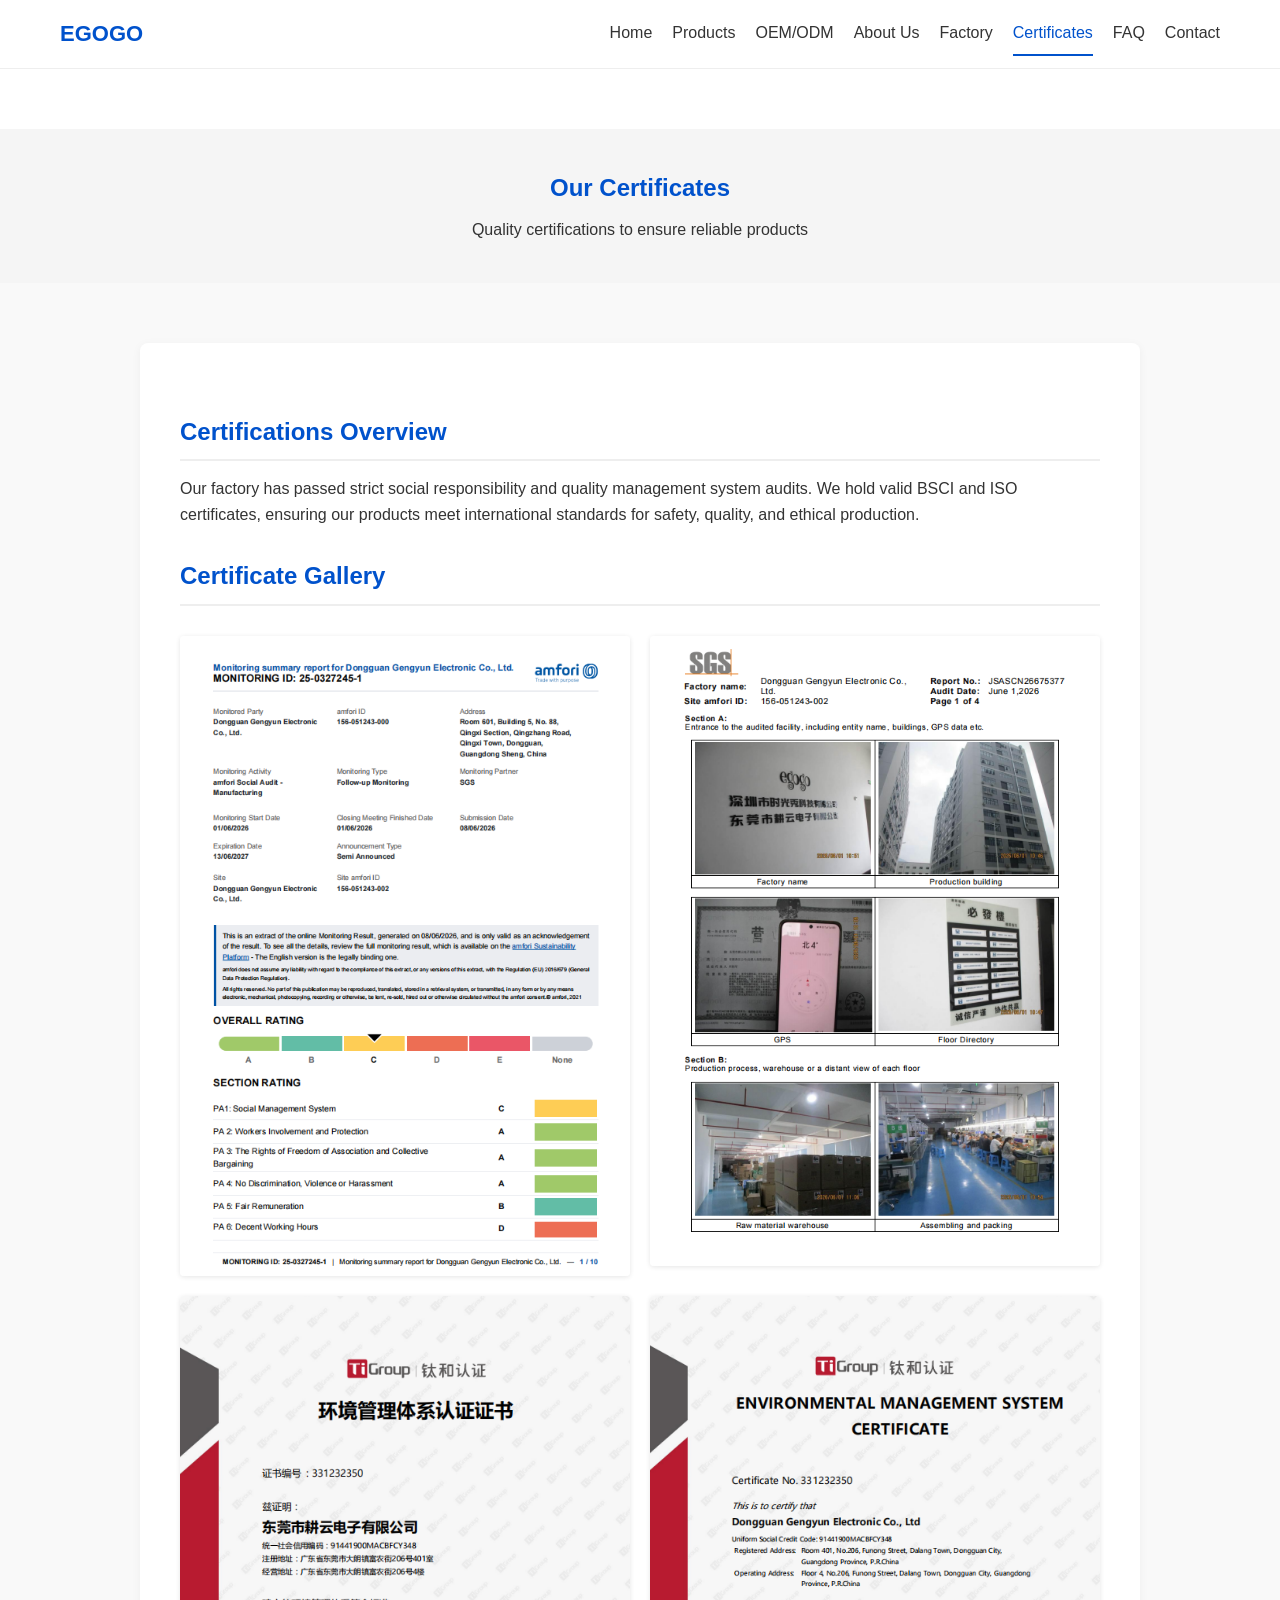
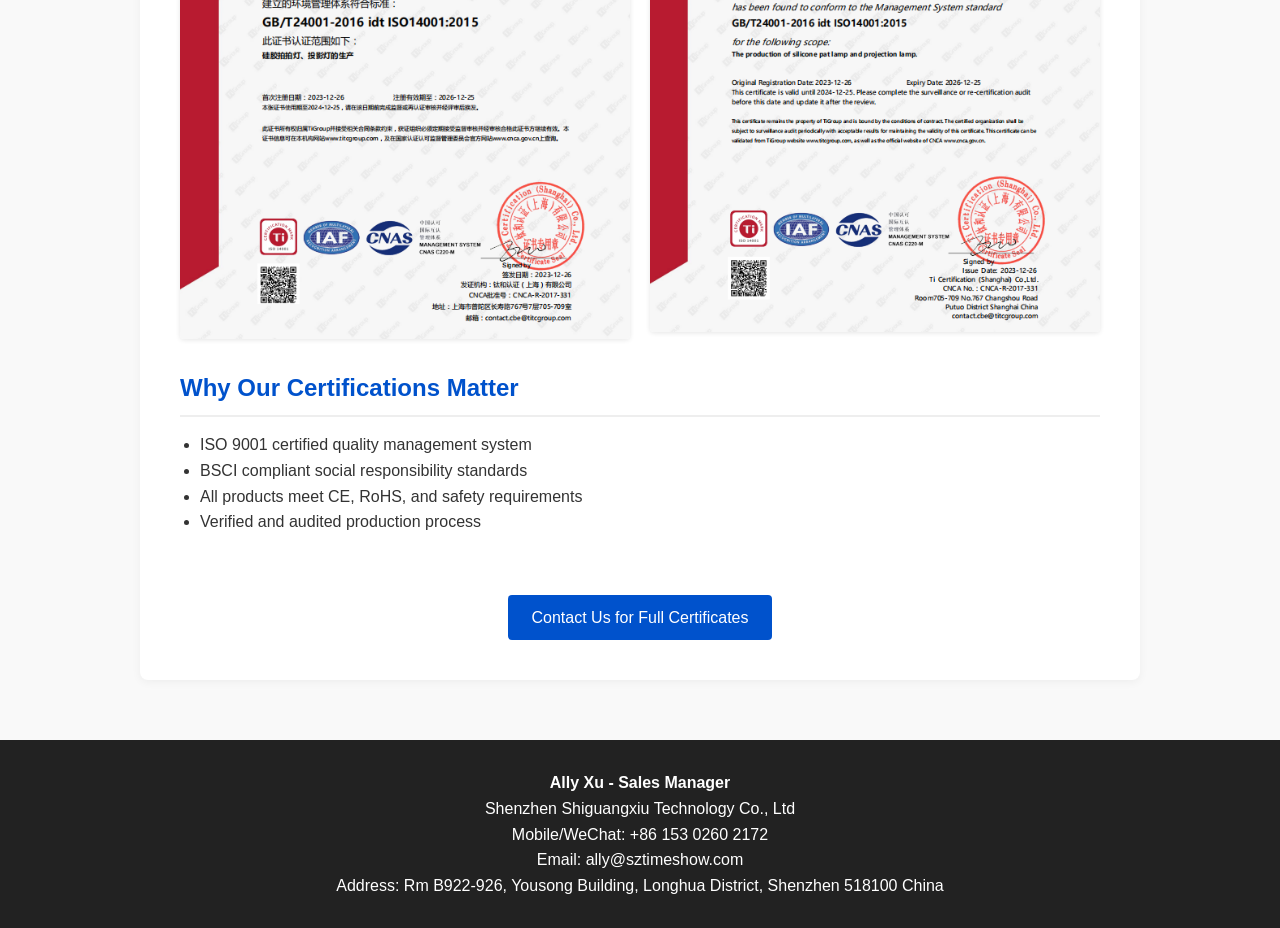
<file: certificates.html>
<!DOCTYPE html>
<html lang="en">
<head>
    <meta charset="UTF-8">
    <meta name="viewport" content="width=device-width, initial-scale=1.0">
    <meta name="description" content="EGOGO Certificates - BSCI and ISO certifications, ensuring high-quality silicone night light production.">
    <title>Certificates | EGOGO Silicone Night Light</title>
    <style>
        /* 全局基础样式 */
        * { margin: 0; padding: 0; box-sizing: border-box; font-family: Arial, sans-serif; }
        body { background-color: #fff; color: #333; line-height: 1.6; }

        /* 导航栏 */
        .navbar { background: #fff; border-bottom: 1px solid #eee; padding: 12px 0; position: sticky; top: 0; z-index: 100; }
        .container { max-width: 1200px; margin: 0 auto; padding: 0 20px; }
        .navbar .container { display: flex; align-items: center; justify-content: space-between; }
        .logo { font-size: 22px; font-weight: bold; color: #0052cc; text-decoration: none; }
        .nav-menu { display: flex; gap: 20px; list-style: none; }
        .nav-menu a { text-decoration: none; color: #333; padding: 8px 0; }
        .nav-menu a.active { color: #0052cc; border-bottom: 2px solid #0052cc; }

        /* 页面标题 */
        .page-header { background: #f5f5f5; padding: 40px 20px; text-align: center; margin-top: 60px; }
        .page-header h1 { color: #0052cc; margin-bottom: 10px; }

        /* 内容区 */
        .cert-section { padding: 60px 20px; background-color: #f9f9f9; }
        .cert-container { max-width: 1000px; margin: 0 auto; background: #fff; padding: 40px; border-radius: 8px; box-shadow: 0 2px 10px rgba(0,0,0,0.05); }
        .cert-container h2 { color: #0052cc; margin: 30px 0 15px; padding-bottom: 8px; border-bottom: 2px solid #eee; }
        .cert-container p { margin-bottom: 20px; }
        .cert-container ul { padding-left: 20px; margin-bottom: 20px; }

        /* 证书图片区 */
        .cert-gallery { display: grid; grid-template-columns: repeat(auto-fill, minmax(300px, 1fr)); gap: 20px; margin: 30px 0; }
        .cert-gallery img { width: 100%; height: auto; border-radius: 4px; box-shadow: 0 1px 5px rgba(0,0,0,0.1); transition: transform 0.3s ease; }
        .cert-gallery img:hover { transform: scale(1.03); }

        /* 按钮 */
        .btn { display: inline-block; background: #0052cc; color: #fff; padding: 10px 24px; border-radius: 4px; text-decoration: none; margin-top: 20px; transition: background-color 0.3s ease; }
        .btn:hover { background-color: #003d99; }
        .cta-button { text-align: center; margin-top: 40px; }

        /* 页脚 */
        footer { background: #222; color: #fff; padding: 30px 0; text-align: center; }
    </style>
</head>
<body>

<!-- 导航栏 -->
<header class="navbar">
    <div class="container">
        <a href="index.html" class="logo">EGOGO</a>
        <nav class="nav-menu">
            <a href="index.html">Home</a>
            <a href="products.html">Products</a>
            <a href="oem-odm.html">OEM/ODM</a>
            <a href="about.html">About Us</a>
            <a href="factory.html">Factory</a>
            <a href="certificates.html" class="active">Certificates</a>
            <a href="faq.html">FAQ</a>
            <a href="contact.html">Contact</a>
        </nav>
    </div>
</header>

<!-- 页面标题 -->
<section class="page-header">
    <div class="container">
        <h1>Our Certificates</h1>
        <p>Quality certifications to ensure reliable products</p>
    </div>
</section>

<!-- 内容区 -->
<section class="cert-section">
    <div class="cert-container">
        <h2>Certifications Overview</h2>
        <p>Our factory has passed strict social responsibility and quality management system audits. We hold valid BSCI and ISO certificates, ensuring our products meet international standards for safety, quality, and ethical production.</p>

        <h2>Certificate Gallery</h2>
        <div class="cert-gallery">
            <img src="BSCI ori 2026.png" alt="BSCI Certificate 2026">
            <img src="BSCI REPORT.png" alt="BSCI Audit Report">
            <img src="ISO CN.png" alt="ISO Certificate (Chinese)">
            <img src="ISO EN.png" alt="ISO Certificate (English)">
        </div>

        <h2>Why Our Certifications Matter</h2>
        <ul>
            <li>ISO 9001 certified quality management system</li>
            <li>BSCI compliant social responsibility standards</li>
            <li>All products meet CE, RoHS, and safety requirements</li>
            <li>Verified and audited production process</li>
        </ul>

        <div class="cta-button">
            <a href="contact.html" class="btn">Contact Us for Full Certificates</a>
        </div>
    </div>
</section>

<!-- 页脚 -->
<footer>
    <div class="container">
        <p><strong>Ally Xu - Sales Manager</strong></p>
        <p>Shenzhen Shiguangxiu Technology Co., Ltd</p>
        <p>Mobile/WeChat: +86 153 0260 2172</p>
        <p>Email: ally@sztimeshow.com</p>
        <p>Address: Rm B922-926, Yousong Building, Longhua District, Shenzhen 518100 China</p>
    </div>
</footer>

</body>
</html>
</file>
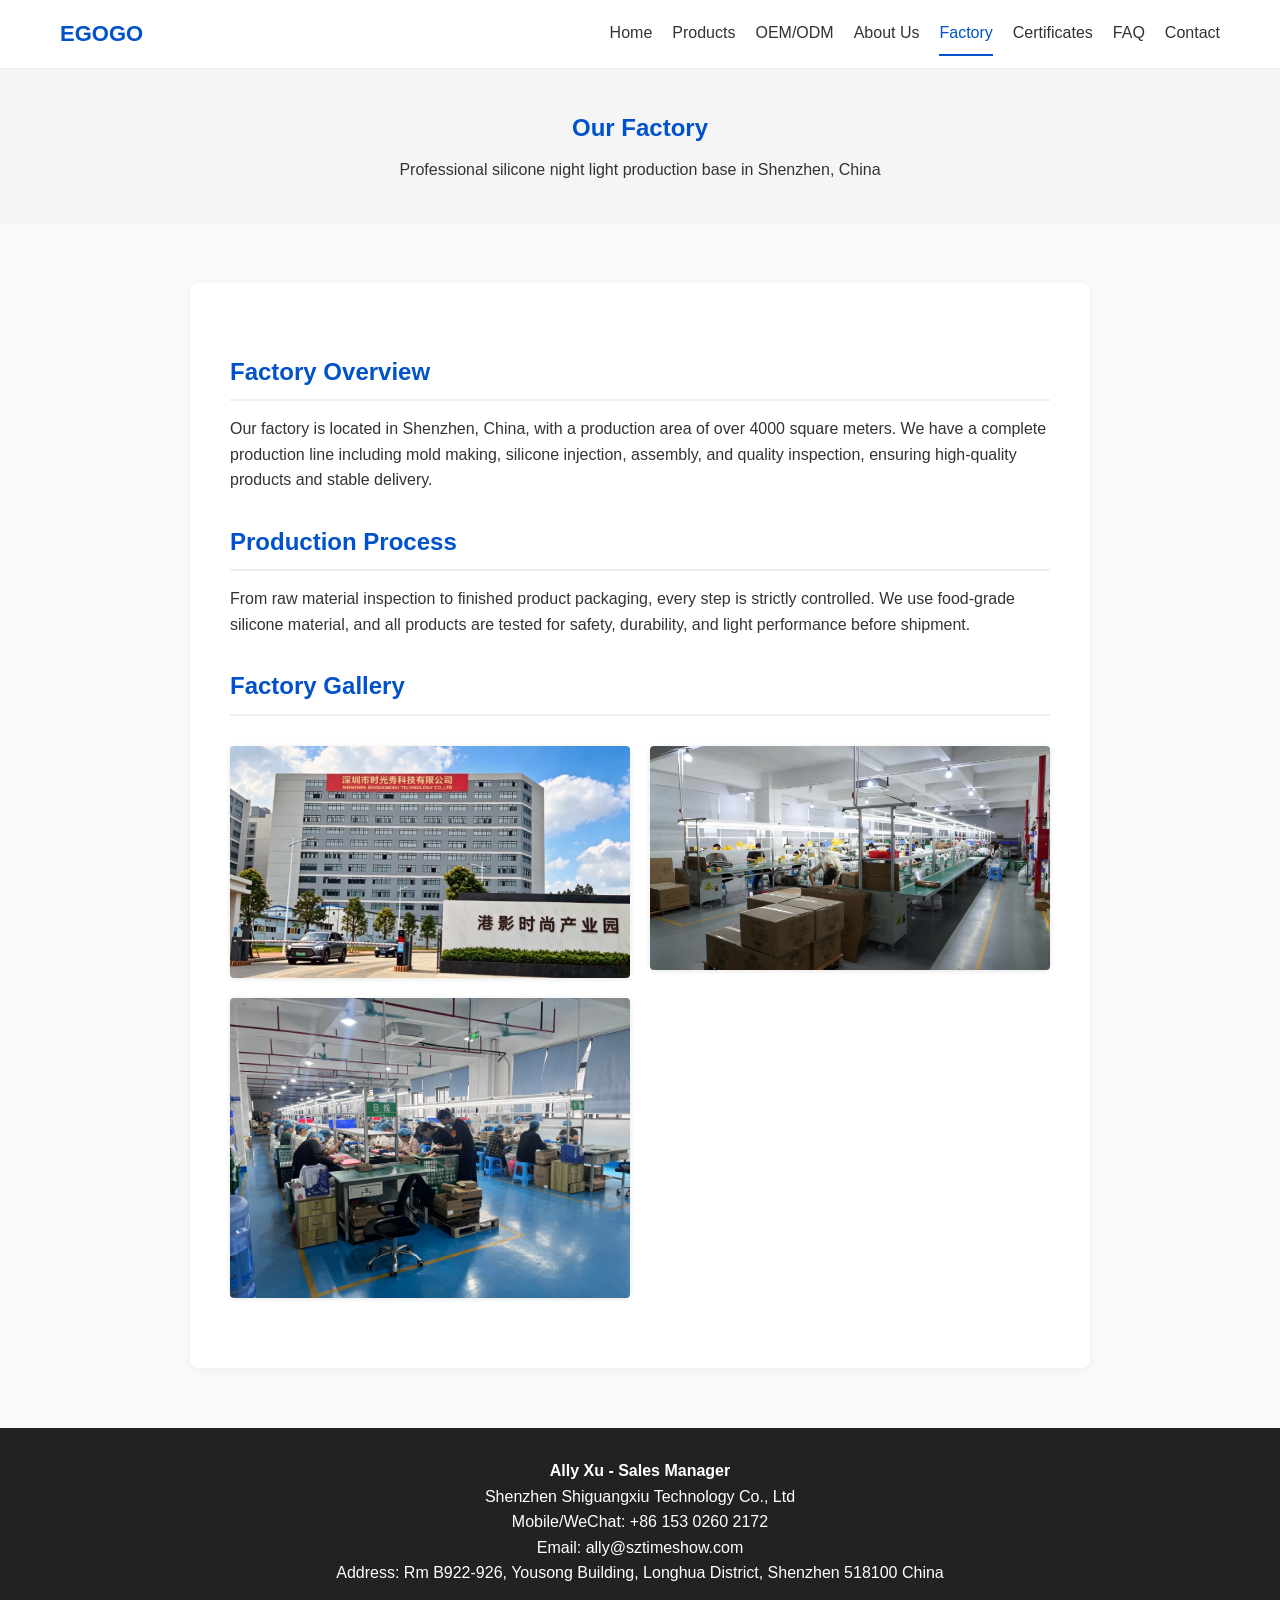
<file: factory.html>
<!DOCTYPE html>
<html lang="en">
<head>
    <meta charset="UTF-8">
    <meta name="viewport" content="width=device-width, initial-scale=1.0">
    <meta name="description" content="EGOGO factory overview - professional silicone night light manufacturer with over 4000 square meters production area.">
    <title>Factory | EGOGO</title>
    <style>
        * { margin: 0; padding: 0; box-sizing: border-box; font-family: Arial, sans-serif; }
        body { background-color: #fff; color: #333; line-height: 1.6; }

        /* 导航栏 */
        .navbar { background: #fff; border-bottom: 1px solid #eee; padding: 12px 0; position: sticky; top: 0; z-index: 100; }
        .container { max-width: 1200px; margin: 0 auto; padding: 0 20px; }
        .navbar .container { display: flex; align-items: center; justify-content: space-between; }
        .logo { font-size: 22px; font-weight: bold; color: #0052cc; text-decoration: none; }
        .nav-menu { display: flex; gap: 20px; list-style: none; }
        .nav-menu a { text-decoration: none; color: #333; padding: 8px 0; }
        .nav-menu a.active { color: #0052cc; border-bottom: 2px solid #0052cc; }

        /* 页面标题 */
        .page-header { background: #f5f5f5; padding: 40px 20px; text-align: center; }
        .page-header h1 { color: #0052cc; margin-bottom: 10px; }

        /* 内容区 */
        .factory-section { padding: 60px 20px; background-color: #f9f9f9; }
        .factory-container { max-width: 900px; margin: 0 auto; background: #fff; padding: 40px; border-radius: 8px; box-shadow: 0 2px 10px rgba(0,0,0,0.05); }
        .factory-container h2 { color: #0052cc; margin: 30px 0 15px; padding-bottom: 8px; border-bottom: 2px solid #eee; }
        .factory-container p { margin-bottom: 20px; }

        /* 工厂图片区 */
        .factory-gallery { display: grid; grid-template-columns: repeat(auto-fill, minmax(300px, 1fr)); gap: 20px; margin: 30px 0; }
        .factory-gallery img { width: 100%; height: auto; border-radius: 4px; box-shadow: 0 1px 5px rgba(0,0,0,0.1); transition: transform 0.3s ease; }
        .factory-gallery img:hover { transform: scale(1.03); }

        footer { background: #222; color: #fff; padding: 30px 0; text-align: center; }
    </style>
</head>
<body>

<!-- 导航栏 -->
<header class="navbar">
    <div class="container">
        <a href="index.html" class="logo">EGOGO</a>
        <nav class="nav-menu">
            <a href="index.html">Home</a>
            <a href="products.html">Products</a>
            <a href="oem-odm.html">OEM/ODM</a>
            <a href="about.html">About Us</a>
            <a href="factory.html" class="active">Factory</a>
            <a href="certificates.html">Certificates</a>
            <a href="faq.html">FAQ</a>
            <a href="contact.html">Contact</a>
        </nav>
    </div>
</header>

<!-- 页面标题 -->
<section class="page-header">
    <div class="container">
        <h1>Our Factory</h1>
        <p>Professional silicone night light production base in Shenzhen, China</p>
    </div>
</section>

<!-- 内容区 -->
<section class="factory-section">
    <div class="factory-container">
        <h2>Factory Overview</h2>
        <p>Our factory is located in Shenzhen, China, with a production area of over 4000 square meters. We have a complete production line including mold making, silicone injection, assembly, and quality inspection, ensuring high-quality products and stable delivery.</p>

        <h2>Production Process</h2>
        <p>From raw material inspection to finished product packaging, every step is strictly controlled. We use food-grade silicone material, and all products are tested for safety, durability, and light performance before shipment.</p>

        <h2>Factory Gallery</h2>
        <div class="factory-gallery">
            <img src="factory1.jpg" alt="Factory workshop">
            <img src="factory2.jpg" alt="Production line">
            <img src="factory3.jpg" alt="Quality control">
        </div>
    </div>
</section>

<!-- 页脚 -->
<footer>
    <div class="container">
        <p><strong>Ally Xu - Sales Manager</strong></p>
        <p>Shenzhen Shiguangxiu Technology Co., Ltd</p>
        <p>Mobile/WeChat: +86 153 0260 2172</p>
        <p>Email: ally@sztimeshow.com</p>
        <p>Address: Rm B922-926, Yousong Building, Longhua District, Shenzhen 518100 China</p>
    </div>
</footer>

</body>
</html>
</file>
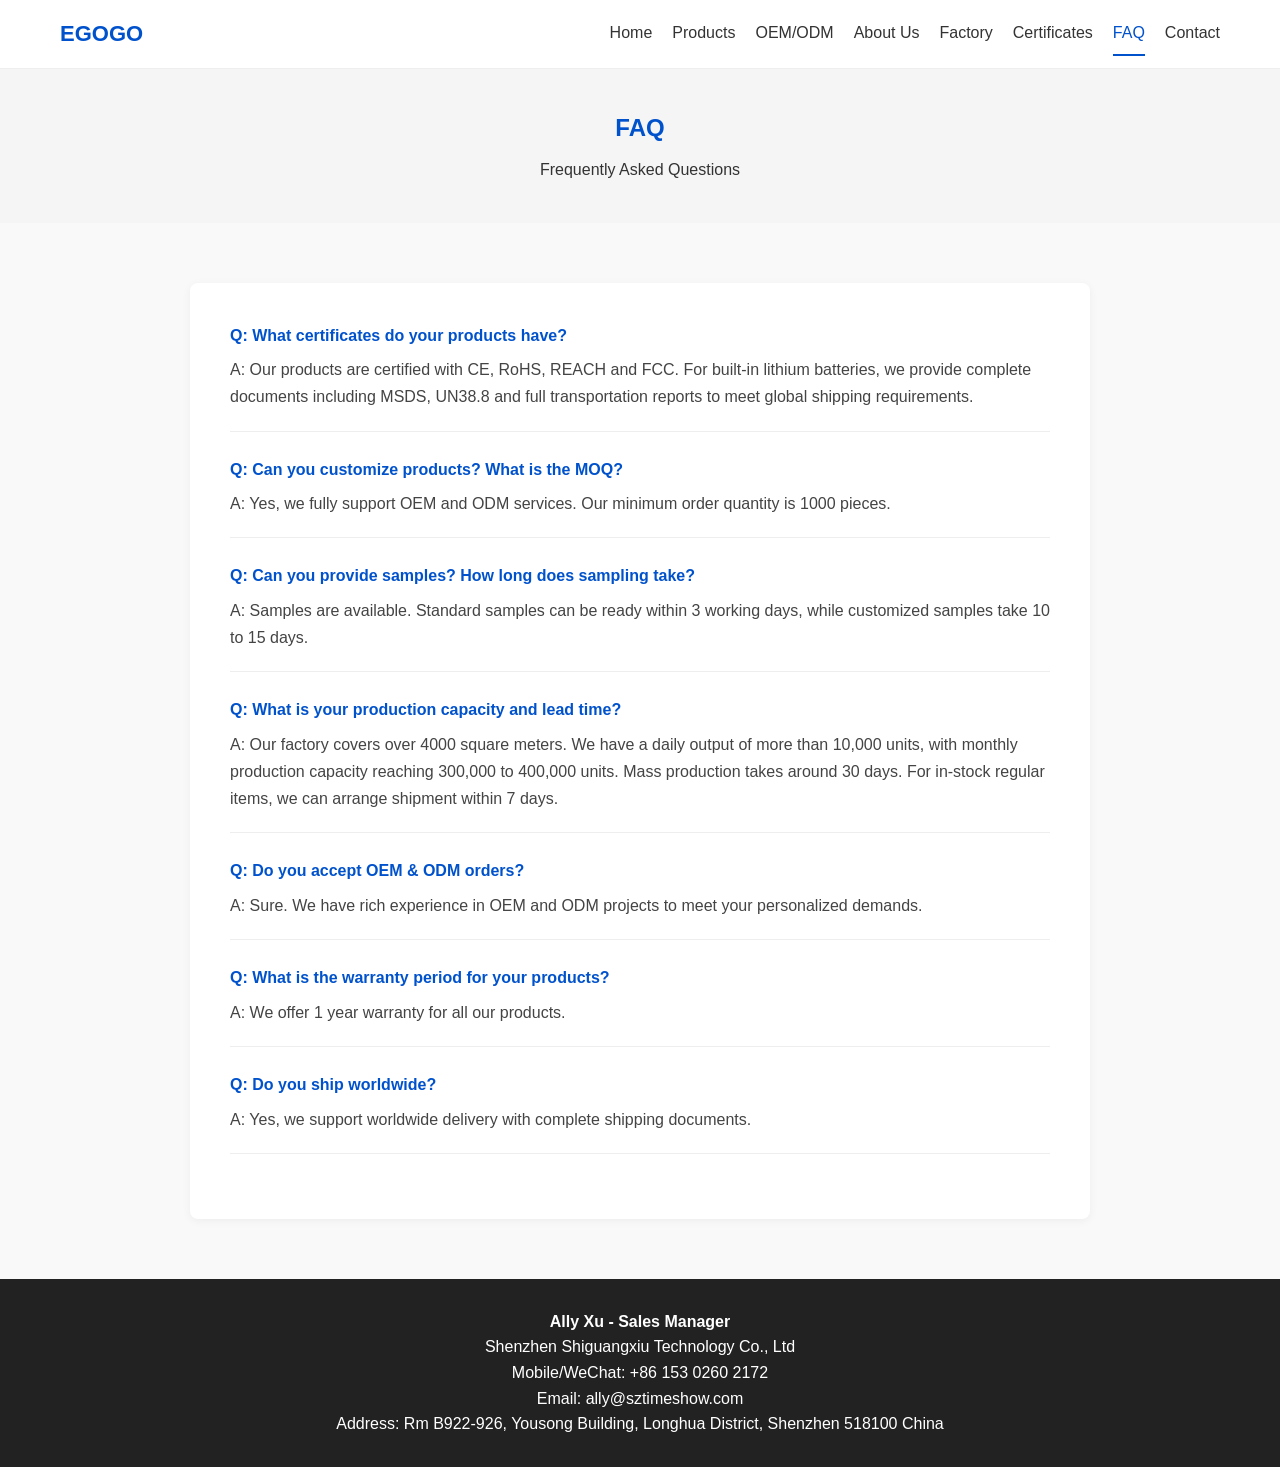
<file: faq.html>
<!DOCTYPE html>
<html lang="en">
<head>
    <meta charset="UTF-8">
    <meta name="viewport" content="width=device-width, initial-scale=1.0">
    <title>FAQ | EGOGO</title>
    <style>
        * { margin: 0; padding: 0; box-sizing: border-box; font-family: Arial, sans-serif; }
        body { background-color: #fff; color: #333; line-height: 1.6; }

        .navbar { background: #fff; border-bottom: 1px solid #eee; padding: 12px 0; position: sticky; top: 0; z-index: 100; }
        .container { max-width: 1200px; margin: 0 auto; padding: 0 20px; }
        .navbar .container { display: flex; align-items: center; justify-content: space-between; }
        .logo { font-size: 22px; font-weight: bold; color: #0052cc; text-decoration: none; }
        .nav-menu { display: flex; gap: 20px; list-style: none; }
        .nav-menu a { text-decoration: none; color: #333; padding: 8px 0; }
        .nav-menu a.active { color: #0052cc; border-bottom: 2px solid #0052cc; }

        .page-header { background: #f5f5f5; padding: 40px 20px; text-align: center; }
        .page-header h1 { color: #0052cc; margin-bottom: 10px; }

        .faq-section { padding: 60px 20px; background-color: #f9f9f9; }
        .faq-container { max-width: 900px; margin: 0 auto; background: #fff; padding: 40px; border-radius: 8px; box-shadow: 0 2px 10px rgba(0,0,0,0.05); }
        .faq-item { margin-bottom: 25px; padding-bottom: 20px; border-bottom: 1px solid #eee; }
        .faq-question { font-weight: bold; color: #0052cc; margin-bottom: 8px; font-size: 16px; }
        .faq-answer { color: #444; line-height: 1.7; }

        footer { background: #222; color: #fff; padding: 30px 0; text-align: center; }
    </style>
</head>
<body>

<header class="navbar">
    <div class="container">
        <a href="index.html" class="logo">EGOGO</a>
        <nav class="nav-menu">
            <a href="index.html">Home</a>
            <a href="products.html">Products</a>
            <a href="oem-odm.html">OEM/ODM</a>
            <a href="about.html">About Us</a>
            <a href="factory.html">Factory</a>
            <a href="certificates.html">Certificates</a>
            <a href="faq.html" class="active">FAQ</a>
            <a href="contact.html">Contact</a>
        </nav>
    </div>
</header>

<section class="page-header">
    <div class="container">
        <h1>FAQ</h1>
        <p>Frequently Asked Questions</p>
    </div>
</section>

<section class="faq-section">
    <div class="faq-container">
        <div class="faq-item">
            <div class="faq-question">Q: What certificates do your products have?</div>
            <div class="faq-answer">A: Our products are certified with CE, RoHS, REACH and FCC. For built-in lithium batteries, we provide complete documents including MSDS, UN38.8 and full transportation reports to meet global shipping requirements.</div>
        </div>

        <div class="faq-item">
            <div class="faq-question">Q: Can you customize products? What is the MOQ?</div>
            <div class="faq-answer">A: Yes, we fully support OEM and ODM services. Our minimum order quantity is 1000 pieces.</div>
        </div>

        <div class="faq-item">
            <div class="faq-question">Q: Can you provide samples? How long does sampling take?</div>
            <div class="faq-answer">A: Samples are available. Standard samples can be ready within 3 working days, while customized samples take 10 to 15 days.</div>
        </div>

        <div class="faq-item">
            <div class="faq-question">Q: What is your production capacity and lead time?</div>
            <div class="faq-answer">A: Our factory covers over 4000 square meters. We have a daily output of more than 10,000 units, with monthly production capacity reaching 300,000 to 400,000 units. Mass production takes around 30 days. For in-stock regular items, we can arrange shipment within 7 days.</div>
        </div>

        <div class="faq-item">
            <div class="faq-question">Q: Do you accept OEM & ODM orders?</div>
            <div class="faq-answer">A: Sure. We have rich experience in OEM and ODM projects to meet your personalized demands.</div>
        </div>

        <div class="faq-item">
            <div class="faq-question">Q: What is the warranty period for your products?</div>
            <div class="faq-answer">A: We offer 1 year warranty for all our products.</div>
        </div>

        <div class="faq-item">
            <div class="faq-question">Q: Do you ship worldwide?</div>
            <div class="faq-answer">A: Yes, we support worldwide delivery with complete shipping documents.</div>
        </div>
    </div>
</section>

<footer>
    <div class="container">
        <p><strong>Ally Xu - Sales Manager</strong></p>
        <p>Shenzhen Shiguangxiu Technology Co., Ltd</p>
        <p>Mobile/WeChat: +86 153 0260 2172</p>
        <p>Email: ally@sztimeshow.com</p>
        <p>Address: Rm B922-926, Yousong Building, Longhua District, Shenzhen 518100 China</p>
    </div>
</footer>

</body>
</html>
</file>
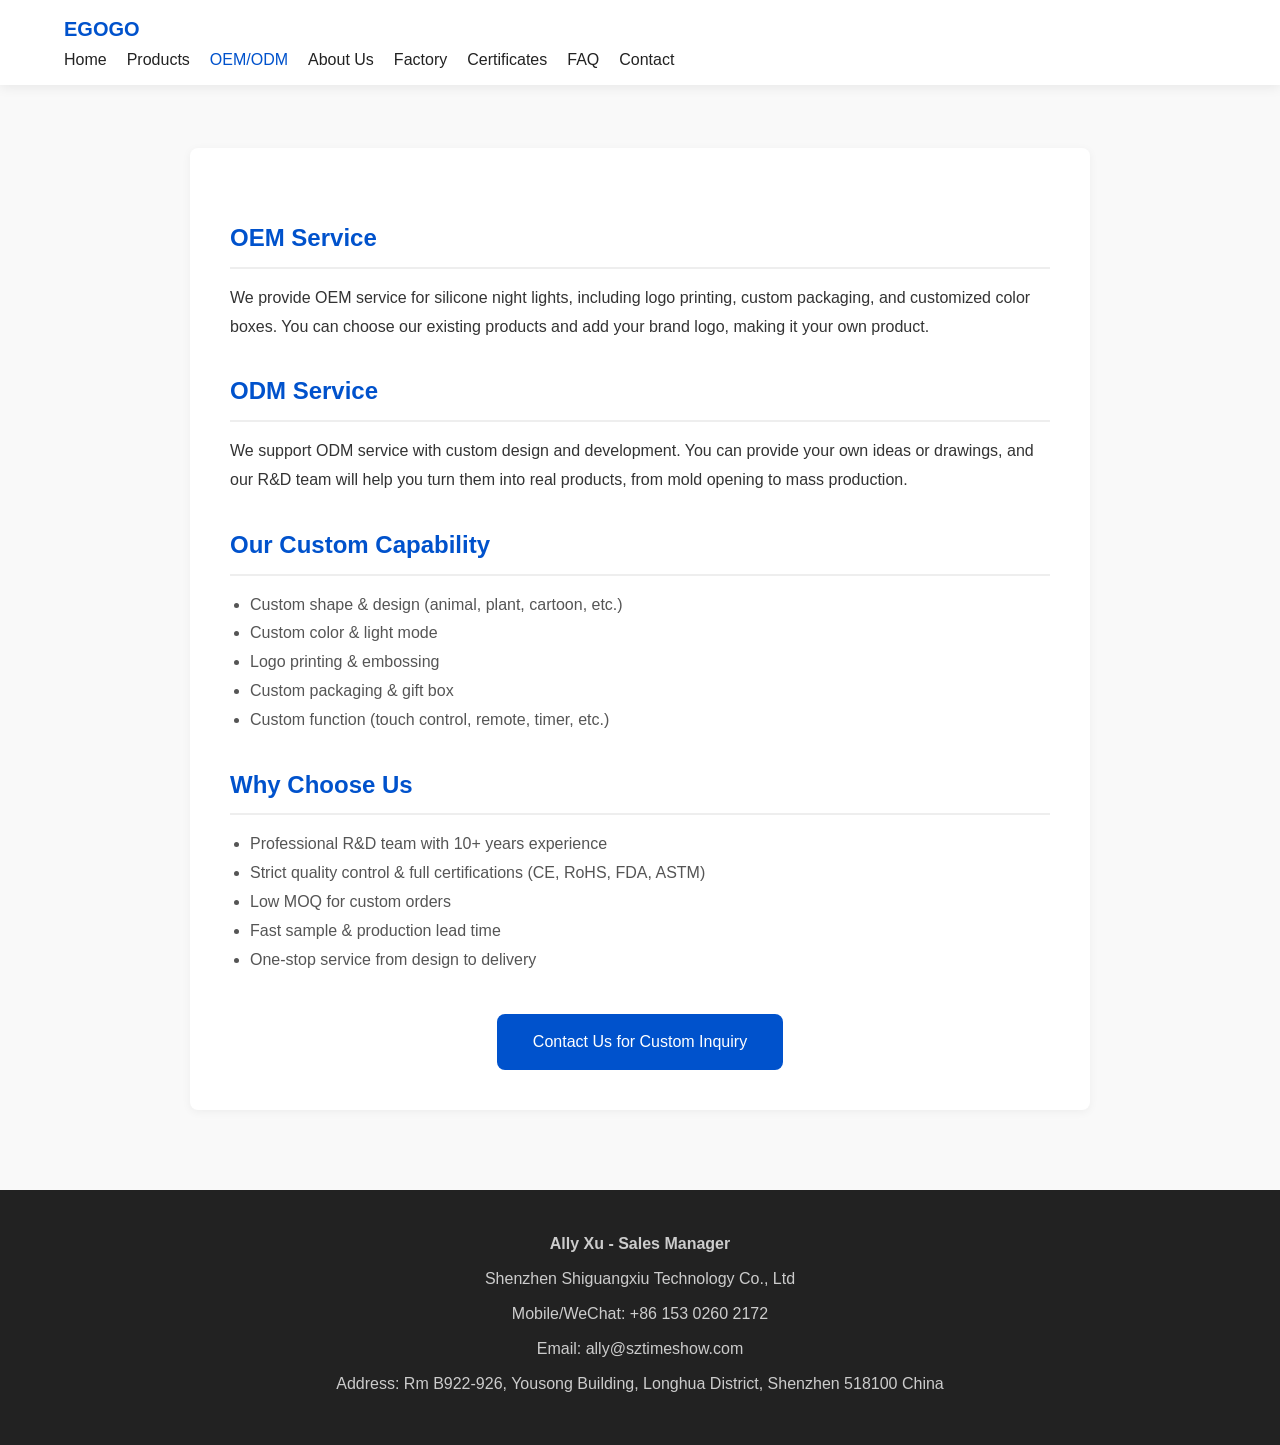
<file: oem-odm.html>
<!DOCTYPE html>
<html lang="en">
<head>
    <meta charset="UTF-8">
    <meta name="viewport" content="width=device-width, initial-scale=1.0">
    <meta name="description" content="OEM & ODM silicone night light service, custom design, logo printing, packaging available.">
    <title>OEM / ODM | EGOGO</title>
    <link rel="stylesheet" href="assets/css/style.css">
    <style>
        .oem-odm-section {
            padding: 80px 20px;
            background-color: #f9f9f9;
        }
        .oem-odm-container {
            max-width: 900px;
            margin: 0 auto;
            background: #fff;
            padding: 40px;
            border-radius: 8px;
            box-shadow: 0 2px 10px rgba(0,0,0,0.05);
        }
        .oem-odm-container h2 {
            color: #0052cc;
            margin-top: 30px;
            margin-bottom: 15px;
            padding-bottom: 8px;
            border-bottom: 2px solid #eee;
        }
        .oem-odm-container p {
            line-height: 1.8;
            color: #333;
            margin-bottom: 20px;
        }
        .oem-odm-container ul {
            list-style: disc;
            padding-left: 20px;
            color: #555;
            line-height: 1.8;
        }
        .cta-button {
            text-align: center;
            margin-top: 40px;
        }
        .cta-button .btn {
            padding: 14px 36px;
            font-size: 16px;
        }
    </style>
</head>
<body>

<!-- 导航栏（和首页统一，当前页高亮） -->
<header class="navbar">
    <div class="container">
        <a href="index.html" class="logo">EGOGO</a>
        <nav class="nav-menu">
            <a href="index.html">Home</a>
            <a href="products.html">Products</a>
            <a href="oem-odm.html" class="active">OEM/ODM</a>
            <a href="about.html">About Us</a>
            <a href="factory.html">Factory</a>
            <a href="certificates.html">Certificates</a>
            <a href="faq.html">FAQ</a>
            <a href="contact.html">Contact</a>
        </nav>
    </div>
</header>

<!-- 页面标题 -->
<section class="page-header">
    <div class="container">
        <h1>OEM / ODM Service</h1>
        <p>Custom silicone night light solutions for your brand</p>
    </div>
</section>

<!-- 内容区 -->
<section class="oem-odm-section">
    <div class="oem-odm-container">
        <h2>OEM Service</h2>
        <p>We provide OEM service for silicone night lights, including logo printing, custom packaging, and customized color boxes. You can choose our existing products and add your brand logo, making it your own product.</p>

        <h2>ODM Service</h2>
        <p>We support ODM service with custom design and development. You can provide your own ideas or drawings, and our R&D team will help you turn them into real products, from mold opening to mass production.</p>

        <h2>Our Custom Capability</h2>
        <ul>
            <li>Custom shape & design (animal, plant, cartoon, etc.)</li>
            <li>Custom color & light mode</li>
            <li>Logo printing & embossing</li>
            <li>Custom packaging & gift box</li>
            <li>Custom function (touch control, remote, timer, etc.)</li>
        </ul>

        <h2>Why Choose Us</h2>
        <ul>
            <li>Professional R&D team with 10+ years experience</li>
            <li>Strict quality control & full certifications (CE, RoHS, FDA, ASTM)</li>
            <li>Low MOQ for custom orders</li>
            <li>Fast sample & production lead time</li>
            <li>One-stop service from design to delivery</li>
        </ul>

        <div class="cta-button">
            <a href="contact.html" class="btn">Contact Us for Custom Inquiry</a>
        </div>
    </div>
</section>

<!-- 页脚（你的联系方式） -->
<footer>
    <div class="container">
        <div class="footer-info">
            <p><strong>Ally Xu - Sales Manager</strong></p>
            <p>Shenzhen Shiguangxiu Technology Co., Ltd</p>
            <p>Mobile/WeChat: +86 153 0260 2172</p>
            <p>Email: ally@sztimeshow.com</p>
            <p>Address: Rm B922-926, Yousong Building, Longhua District, Shenzhen 518100 China</p>
        </div>
    </div>
</footer>

</body>
</html>
</file>
<file: assets/css/style.css>
:root {
  --primary: #0052cc;
  --primary-dark: #003d99;
  --white: #ffffff;
  --text-dark: #222222;
  --text-light: #666666;
  --shadow: 0 2px 12px rgba(0,0,0,0.08);
  --radius: 8px;
}

* {
  margin: 0;
  padding: 0;
  box-sizing: border-box;
}

body {
  font-family: "Microsoft YaHei", Arial, sans-serif;
  color: var(--text-dark);
  line-height: 1.7;
}

a {
  text-decoration: none;
  color: inherit;
}

.container {
  width: 90%;
  max-width: 1200px;
  margin: 0 auto;
}

/* 导航栏 */
header {
  background-color: var(--white);
  box-shadow: var(--shadow);
  position: fixed;
  top: 0;
  left: 0;
  width: 100%;
  z-index: 99;
}
.navbar {
  display: flex;
  align-items: center;
  justify-content: space-between;
  padding: 12px 0;
}
.logo {
  font-size: 20px;
  font-weight: bold;
  color: var(--primary);
}
.nav-menu {
  display: flex;
  gap: 20px;
}
.nav-menu a {
  font-weight: 500;
  color: var(--text-dark);
}
.nav-menu a:hover,
.nav-menu a.active {
  color: var(--primary);
}

/* Banner 通用样式（内联样式已经写死了背景图，这里只控制其他） */
.hero-content h1 {
  font-size: 42px;
  margin-bottom: 16px;
}
.hero-content p {
  font-size: 18px;
  margin-bottom: 24px;
}
.hero-buttons {
  display: flex;
  gap: 16px;
  justify-content: center;
  flex-wrap: wrap;
}
.btn {
  display: inline-block;
  padding: 12px 28px;
  background-color: var(--primary);
  color: var(--white);
  border-radius: var(--radius);
  font-weight: 500;
}
.btn:hover {
  background-color: var(--primary-dark);
}

/* 通用区块 */
.section {
  padding: 80px 20px;
}
.section-title {
  text-align: center;
  font-size: 32px;
  margin-bottom: 60px;
  position: relative;
}
.section-title::after {
  content: "";
  width: 60px;
  height: 3px;
  background-color: var(--primary);
  position: absolute;
  left: 50%;
  transform: translateX(-50%);
  bottom: -12px;
}

/* 产品网格 */
.product-grid {
  display: grid;
  grid-template-columns: repeat(auto-fit, minmax(260px, 1fr));
  gap: 30px;
}
.product-card {
  background-color: var(--white);
  border: 1px solid #e0e0e0;
  border-radius: var(--radius);
  overflow: hidden;
  box-shadow: var(--shadow);
}
.product-card img {
  width: 100%;
  height: 200px;
  object-fit: cover;
}
.product-info {
  padding: 20px;
}
.product-info h3 {
  margin-bottom: 8px;
}
.product-info p {
  color: var(--text-light);
  font-size: 14px;
}

/* 页脚 */
footer {
  background-color: #222222;
  color: #cccccc;
  text-align: center;
  padding: 40px 20px;
}
.footer-info p {
  margin-bottom: 8px;
}
.social-links {
  margin-top: 16px;
  display: flex;
  gap: 16px;
  justify-content: center;
  flex-wrap: wrap;
}
.social-links a {
  color: #cccccc;
}
.social-links a:hover {
  color: var(--primary);
}

/* 响应式适配（手机） */
@media (max-width: 768px) {
  .nav-menu {
    gap: 12px;
    font-size: 14px;
  }
  .hero-content h1 {
    font-size: 28px;
  }
  .hero-content p {
    font-size: 16px;
  }
  .section-title {
    font-size: 26px;
  }
}
</file>
